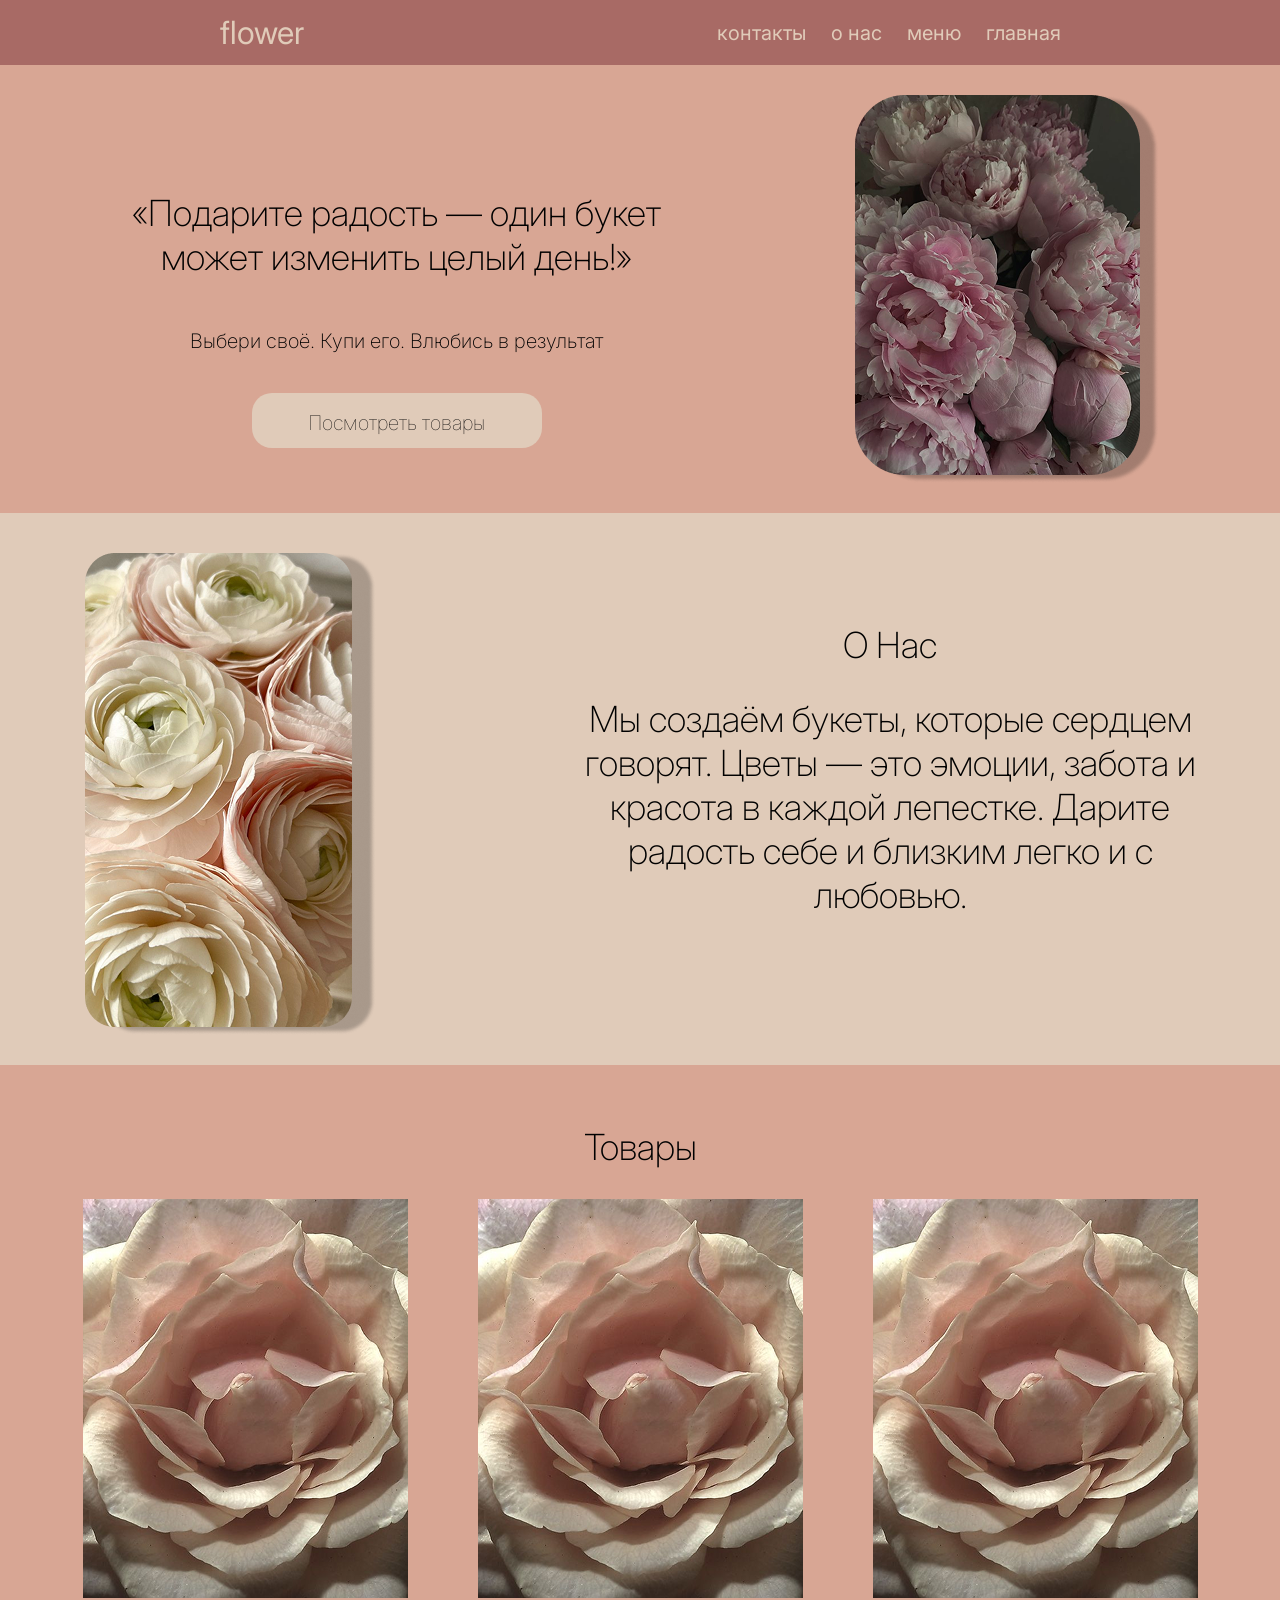
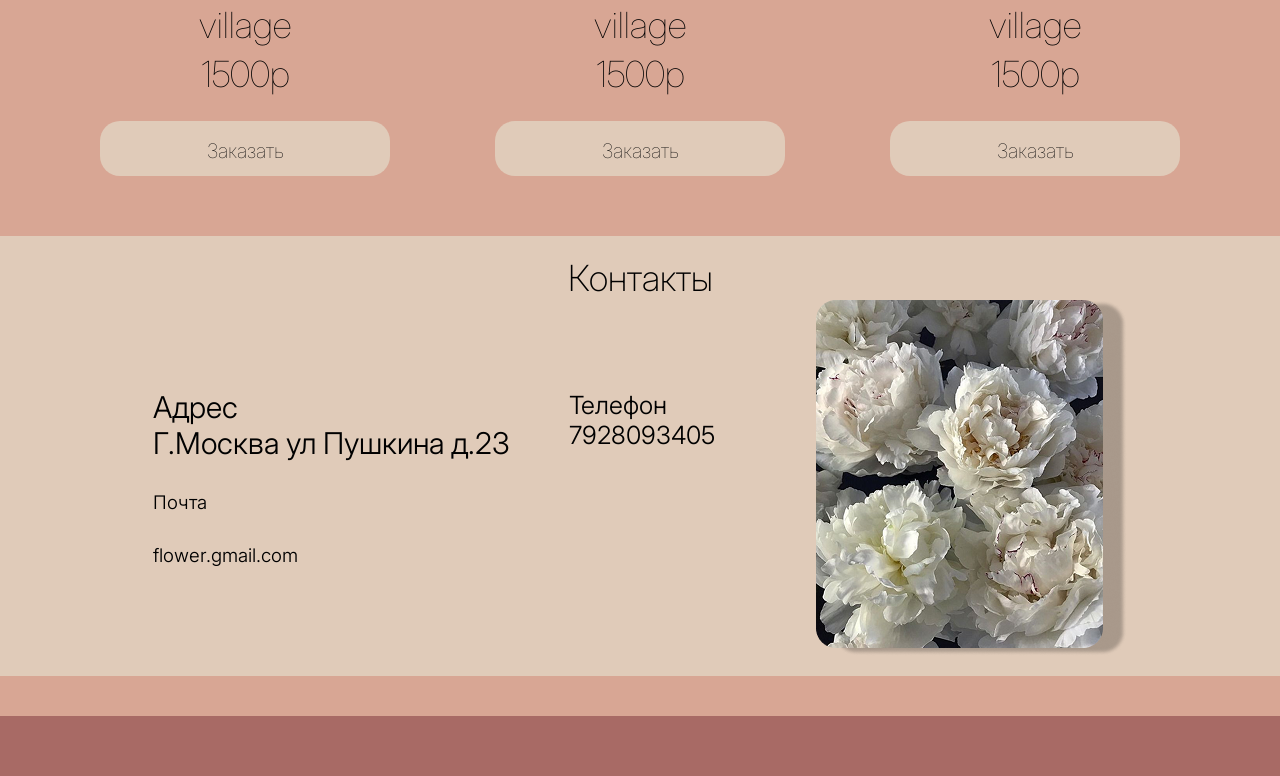
<file: index.html>
<!DOCTYPE html>
<html lang="en">
<head>
    <meta charset="UTF-8">
    <meta name="viewport" content="width=device-width, initial-scale=1.0, maximum-scale=1.0, user-scalable=no">
    <title>Document</title>
   <link rel="stylesheet" href="style.css">
</head>
<body>
    <header>
        <div class="logo">
            flower
        </div>
        <nav>
            <a href="#">контакты</a>
            <a href="#">о нас</a>
             <a href="#">меню</a>
              <a href="#" >главная</a>
        </nav>
    </header>

    <main>
        <section class="hero">
            
            <div class="block1">
                    <h1> «Подарите радость — один 
                        букет может изменить
                         целый день!»</h1>

                 <h2>Выбери своё. Купи его. Влюбись в результат</h2>
                 <div class="button">
                   <a href="index2.html"> Посмотреть товары </a>
                 </div>
          </div>
                <img src="image 1.png" alt="">
        </section>

        <section class="error">
           
                <div class="room">
                     <img class="img" src="image 2.png" alt="">
                    <div class="text-block">
                        <h1 class="text-x">О Нас</h1>
                   <h2 class="text-c">Мы создаём букеты, 
                    которые сердцем <br>говорят. Цветы — это эмоции, 
                    забота и <br> красота в каждой лепестке.
                     Дарите <br>радость себе
                     и близким легко и с <br>любовью.</h2>
                    </div>
                  
                </div>
           
        </section>

            <section class="products">
                <h1>Товары</h1>
                    <div class="parent">
                          <div class="card1">
                            <img src="image.png" alt="">
                            <p>village </p>
                            <p>1500р</p>
                            <div class="button">Заказать</div>
                        </div>

                           <div class="card1">
                            <img src="image.png" alt="">
                            <p>village </p>
                            <p>1500р</p>
                            <div class="button">Заказать</div>
                        </div>

                           <div class="card1">
                            <img src="image.png" alt="">
                            <p>village </p>
                            <p>1500р</p>
                            <div class="button">Заказать</div>
                        </div>
                    </div>
                    
            </section>

            <section class="contact">
                <h1 class="fll">Контакты</h1>
                <div class="content1">
                      <div class="block">
                        <p>Адрес</p>
                        <p>Г.Москва ул Пушкина д.23</p>
                        <h3>Почта</h3>
                        <h3>flower.gmail.com</h3>
                    </div>

                    <div class="block2"> 
                        <h3>Телефон <br> 7928093405</h3>
                        
                        
                        <img src="image 3.png" alt="">
                    </div>
                </div>
                  
            </section>
                     <footer class="footer">

                     </footer>
    </main>

  </body>
  </html>
</file>
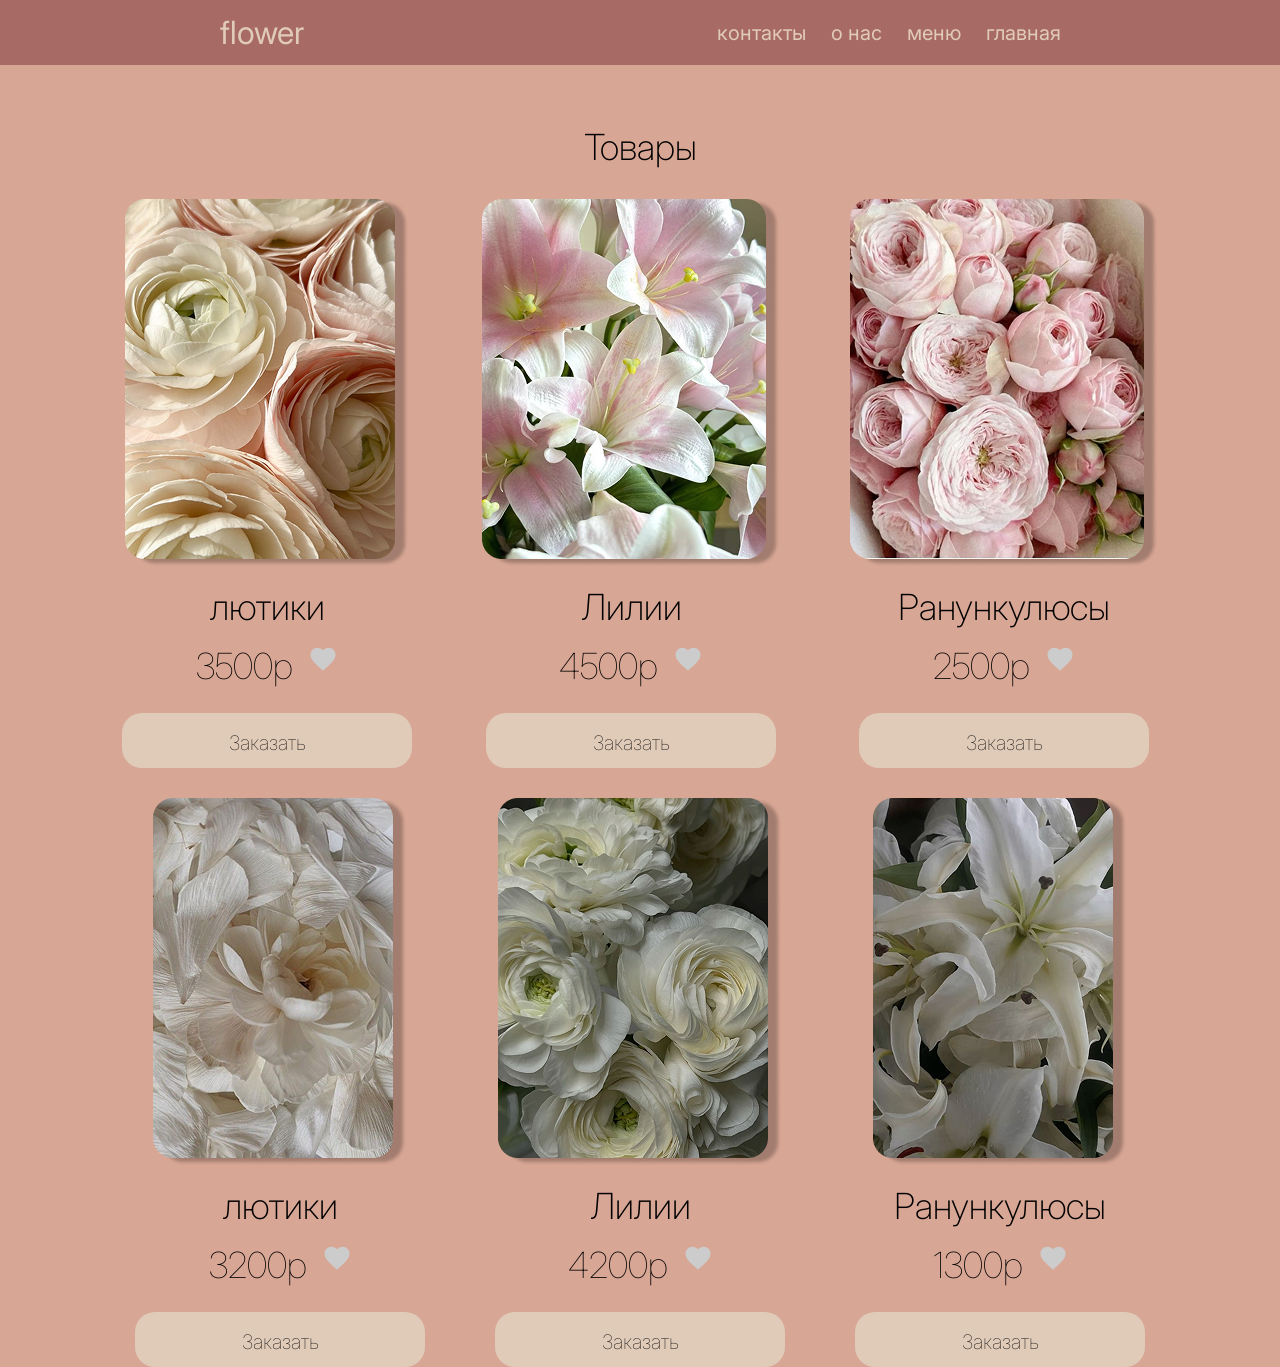
<file: index2.html>
<!DOCTYPE html>
<html lang="en">
<head>
    <meta charset="UTF-8">
    <meta name="viewport" content="width=device-width, initial-scale=1.0">
    <title>Document</title>
    <link rel="stylesheet" href="style.css">
</head>
<body>
     <header>
        <div class="logo">
            flower
        </div>
        <nav>
            <a href="#">контакты</a>
            <a href="#">о нас</a>
             <a href="#">меню</a>
              <a href="#">главная</a>
        </nav>
    </header>

    <h1 >Товары</h1>

   <section class="products">
                
                    <div class="parent">
                          <div class="card1">
                            <img src="image 6.png" alt="">
                             <h1 class="name">лютики</h1>
                                <div class="price-like">
                                   
                                    <p>3500р</p>
                <svg class="heart" id="heart" viewBox="0 0 24 24">
                      <path d="M12 21.35l-1.45-1.32C5.4 15.36 2 12.28 2 8.5 
                        2 5.42 4.42 3 7.5 3c1.74 0 3.41 0.81 4.5 2.09 
                        C13.09 3.81 14.76 3 16.5 3 
                        19.58 3 22 5.42 22 8.5 
                        c0 3.78-3.4 6.86-8.55 11.54L12 21.35z"/>
                </svg>
                                </div>
                            <div class="button">Заказать</div>
                        </div>

                           <div class="card1">
                            <img src="image 7.png" alt="">
                               <h1 class="name">Лилии</h1>
                            <div class="price-like">
                             
                                <p>4500р</p>
                               <svg class="heart" id="heart" viewBox="0 0 24 24">
                      <path d="M12 21.35l-1.45-1.32C5.4 15.36 2 12.28 2 8.5 
                        2 5.42 4.42 3 7.5 3c1.74 0 3.41 0.81 4.5 2.09 
                        C13.09 3.81 14.76 3 16.5 3 
                        19.58 3 22 5.42 22 8.5 
                        c0 3.78-3.4 6.86-8.55 11.54L12 21.35z"/>
                </svg>
                            </div>
                            
                            
                            <div class="button">Заказать</div>
                        </div>

                           <div class="card1">
                            <img src="image 8.png" alt="">
                             <h1 class="name">Ранункулюсы</h1>
                            <div class="price-like">
                               
                                  <p>2500р</p>
                               <svg class="heart" id="heart" viewBox="0 0 24 24">
                      <path d="M12 21.35l-1.45-1.32C5.4 15.36 2 12.28 2 8.5 
                        2 5.42 4.42 3 7.5 3c1.74 0 3.41 0.81 4.5 2.09 
                        C13.09 3.81 14.76 3 16.5 3 
                        19.58 3 22 5.42 22 8.5 
                        c0 3.78-3.4 6.86-8.55 11.54L12 21.35z"/>
                </svg>
                            </div>
                          
                            <div class="button">Заказать</div>
                        </div>
                    </div>
                    
            </section>

            <section class="products">
                
                    <div class="parent">
                          <div class="card1">
                            <img src="image 9.png" alt="">
                              <h1 class="name">лютики</h1>
                                <div class="price-like">
                                  
                                    <p>3200р</p>
                <svg class="heart" id="heart" viewBox="0 0 24 24">
                      <path d="M12 21.35l-1.45-1.32C5.4 15.36 2 12.28 2 8.5 
                        2 5.42 4.42 3 7.5 3c1.74 0 3.41 0.81 4.5 2.09 
                        C13.09 3.81 14.76 3 16.5 3 
                        19.58 3 22 5.42 22 8.5 
                        c0 3.78-3.4 6.86-8.55 11.54L12 21.35z"/>
                </svg>
                                </div>
                            <div class="button">Заказать</div>
                        </div>

                           <div class="card1">
                            <img src="image 10.png" alt="">
                            <h1 class="name">Лилии</h1>
                            <div class="price-like">
                                
                                <p>4200р</p>
                               <svg class="heart" id="heart" viewBox="0 0 24 24">
                      <path d="M12 21.35l-1.45-1.32C5.4 15.36 2 12.28 2 8.5 
                        2 5.42 4.42 3 7.5 3c1.74 0 3.41 0.81 4.5 2.09 
                        C13.09 3.81 14.76 3 16.5 3 
                        19.58 3 22 5.42 22 8.5 
                        c0 3.78-3.4 6.86-8.55 11.54L12 21.35z"/>
                </svg>
                            </div>
                            
                            
                            <div class="button">Заказать</div>
                        </div>

                           <div class="card1">
                            <img src="image 11.png" alt="">
                              <h1 class="name">Ранункулюсы</h1>
                            <div class="price-like">
                              
                                  <p>1300р</p>
                               <svg class="heart" id="heart" viewBox="0 0 24 24">
                      <path d="M12 21.35l-1.45-1.32C5.4 15.36 2 12.28 2 8.5 
                        2 5.42 4.42 3 7.5 3c1.74 0 3.41 0.81 4.5 2.09 
                        C13.09 3.81 14.76 3 16.5 3 
                        19.58 3 22 5.42 22 8.5 
                        c0 3.78-3.4 6.86-8.55 11.54L12 21.35z"/>
                </svg>
                            </div>
                          
                            <div class="button">Заказать</div>
                        </div>
                    </div>
                    
            </section>

            
            <!-- Модальное окно с формой -->
<div id="modal" class="modal">
    <div class="modal-content">
        <span id="closeBtn">&times;</span>
        <h2>Форма заказа</h2>
        <form id="orderForm">
            <label for="name">Имя:</label>
            <input type="text" id="name" name="name" required>

            <label for="phone">Телефон:</label>
            <input type="tel" id="phone" name="phone" required>

            <label for="product">Название товара:</label>
            <input type="text" id="product" name="product" readonly>

            <button type="submit">Отправить</button>
        </form>
    </div>
</div>

          

            <script src="script.js"></script>
</body>
</html>
</file>
<file: style.css>
@import url('https://fonts.googleapis.com/css2?family=Inter:ital,opsz,wght@0,14..32,100..900;1,14..32,100..900&display=swap');

*{
    margin: 0;
    padding: 0;
    box-sizing: border-box;
}

body{
    background-color: #D8A694;
    font-family:  "Inter", sans-serif;
}

header{
    display: flex;
    justify-content: space-around;
    align-items: center;
    background-color:#A86A65;
    padding: 13px;

}

.logo{
    color:#E0CBB9;
    font-size: 32px;
}

nav{
    display: flex;
    justify-content: center;
    gap: 25px;
    
}

nav a{
    color: #E0CBB9;
    text-decoration: none;
    font-size: 20px;
}

.hero{
    display: flex;
    justify-content: space-around;
    padding: 30px;
}

.block1{
    width: 550px;
    display: flex;
    flex-direction: column;
    justify-content: center;
    align-items: center;
    gap: 20px;
}

h1{
    font-family:  "Inter", sans-serif;
    font-weight: 200;
    font-size: 36px;
    text-align: center;
    margin-top: 60px;
}

h2{
    font-family: "Inter", sans-serif;
    font-size: 20px;
    margin-top: 30px;
    font-weight: 196;
    text-align: center;
}

.button{
    background-color: #E0CBB9;
    width: 290px;
    height: 55px;
    border-radius: 20px;
    text-align: center;
    font-weight: 100;
    padding-top: 18px;
    font-size: 20px;
    margin-top: 20px;
    
}

.room{
    
    display: flex;
    justify-content: space-around;
    background-color: #E0CBB9;
    gap: 40px;
   padding-top: 40px;
   padding-bottom: 30px;
}

.text-x{
    margin-top: 70px;
}

.text-c{
    font-size: 36px;

}

.card1{
    font-size: 36px;
    font-family:"Inter", sans-serif ;
    display: flex;
    flex-direction: column;
    justify-content: center;
    align-items: center;
    gap: 5px;
    font-weight: 100;
    margin-top: 30px;
}

.parent{
    display: flex;
    justify-content: center;
    gap: 70px;
}

.content1{
    display: flex;
    justify-content: space-around;
    align-items: center;
}

.block2{
    display: flex;
    justify-content: center;
}

.block2 h3{
    font-family:  "Inter", sans-serif;
}

.block p{
    font-size: 30px;
    font-family:"Inter", sans-serif ;
    font-weight: 330;
}

.block h3{
   margin-top: 30px;
   font-family:   "Inter", sans-serif ;
   font-weight: 330;
}

.block2 h3{
    font-size: 25px;
    margin-top: 90px;
   margin-right: 660px;
   font-weight: 330;
   display: flex;
   position: absolute;
  
}

.fll{
   padding-top: 20px;
}
.contact{

background-color:#E0CBB9 ;
padding-bottom: 20px;
}

.footer{
    margin-top: 40px;
    background-color: #A86A65;
    padding: 30px 20px;
}



@media only screen and (max-width: 480px){
    .hero{
        flex-direction: column;
        align-items: center;

    }

    .hero .block1{
        font-size: 25px;
        width: 300px;
    }
    .button{
        display: none;
    }

    .hero img{
        padding: 20px;
        width: 230px;
    }

    header .logo{
      display: none;
    }

    header a{
        font-size: 10px;
        width: 100px;
       display: flex;
       justify-content: center;
     
    }

   
    .room{
        flex-direction: column-reverse;
        align-items: center;
    }

    .room img{
        width: 200px;
    }

    .text-c{
        font-size: 30px;
    }
    
    .parent{
        flex-direction: column;
        align-items: center;
    }

    .card1 img{
        width: 200px;
    }
    
    .content1{
        flex-direction: column-reverse;
        align-items: center;
    }
    .block2 img{
        width: 200px;
    }

    .block{
        font-size: 20px;
    }

  

}

html, body {
  overflow-x: hidden; /* Скрывает горизонтальную прокрутку */
  width: 100%;        /* Убедитесь, что тело не шире экрана */
  margin: 0;
  padding: 0;
}

@media only screen and (max-width: 1000px){
        .hero{
        flex-direction: column;
        align-items: center;

    }

    .hero .block1{
        font-size: 35px;
        width: 300px;
    }
    .button{
        display: none;
    }

    .hero img{
        padding: 20px;
        width: 230px;
    }

    header .logo{
       display: none;
    }

    header a{
        font-size: 25px;
    }
   
    .room{
        flex-direction: column-reverse;
        align-items: center;
    }

    .room img{
        width: 300px;
    }

    .text-c{
        font-size: 34px;
    }
    
    .parent{
        flex-direction: column;
        align-items: center;
    }

    .card1 img{
        width: 300px;
    }
    
    .content1{
        flex-direction: column-reverse;
        align-items: center;
    }
    .block2 img{
        width: 200px;
    }

    .block{
        font-size: 20px;
        padding: 30px;
    }

   .fll{
    padding: 25px;

   }

   .block2{
    display: none;

   }
}

/* === Анимация кнопок === */
.button {
    transition: all 0.3s ease;
    cursor: pointer;
}

.button:hover {
    transform: scale(1.05);
    background-color: #d4b7a6;
    box-shadow: 0 8px 15px rgba(0, 0, 0, 0.2);
}

.card{
    display: flex;
    flex-direction: column;
    align-items: center;
    justify-content: center;
}
/* === Анимация карточек === */
.card1 img {
    transition: transform 0.4s ease;
}

.card1:hover img {
    transform: scale(1.05);
}

.animate-on-scroll {
    opacity: 0;
    transform: translateY(40px);
    transition: all 1s ease;
}

.animate-on-scroll.visible {
    opacity: 1;
    transform: translateY(0);
}

.button a{
    text-decoration: none;
    color: black;
}

.heart{
    width: 50px;
    height: 50px;
    margin: 0 auto 10px;
    cursor: pointer;
    transition: fill 0.3s ease;
}

.heart.red{
    fill: red;
}

.price-like{
    display: flex;
    justify-content: center;
    gap: 15px;
}

/* Стиль для сердечка */
.heart {
    width: 30px;
    height: 30px;
    fill: #ccc; /* Серый цвет по умолчанию */
    transition: fill 0.3s ease;
    cursor: pointer;
}

/* При наведении — красный цвет */
.heart:hover {
    fill: red;
    transform: scale(1.2);
    transition: all 0.3s ease;
}

.heart {
    width: 30px;
    height: 30px;
    fill: #ccc;
    transition: fill 0.3s ease, transform 0.3s ease;
    cursor: pointer;
}

.heart:hover {
    fill: red;
    animation: pulse 0.6s ease-in-out;
}

@keyframes pulse {
    0% {
        transform: scale(1);
    }
    50% {
        transform: scale(1.3);
    }
    100% {
        transform: scale(1);
    }
}

/* Стиль модального окна */
.modal {
    display: none; /* Скрыто по умолчанию */
    position: fixed;
    z-index: 1000;
    left: 0;
    top: 0;
    width: 100%;
    height: 100%;
    overflow: auto;
    background-color: rgba(0,0,0,0.6); /* Черный полупрозрачный фон */
}

.modal-content {
    background-color: #fff;
    margin: 8% auto;
    padding: 25px;
    border-radius: 8px;
    width: 300px;
    position: relative;
    animation: fadeIn ease 0.3s;
}

@keyframes fadeIn {
    from { opacity: 0; }
    to { opacity: 1; }
}

.modal-content h2 {
    text-align: center;
    margin-bottom: 20px;
}

.modal-content label {
    display: block;
    margin-top: 10px;
}

.modal-content input {
    width: 100%;
    padding: 8px;
    margin-top: 5px;
    box-sizing: border-box;
}

.modal-content button {
    margin-top: 15px;
    width: 100%;
    padding: 10px;
    background-color: #A86A65;
    color: white;
    border: none;
    cursor: pointer;
    font-size: 16px;
}

.modal-content button:hover {
    background-color: #A86A65;
}

#closeBtn {
    color: #aaa;
    float: right;
    font-size: 24px;
    font-weight: bold;
    cursor: pointer;
}

#closeBtn:hover,
#closeBtn:focus {
    color: black;
}

.name{
    text-align: center;
    padding: 0;
    margin: 0;
    margin-top: 13px;
}

.price-like{
    margin-top: 10px;
}

@media only screen and (max-width: 1024px){
    .block p{
        font-size: 14px;
    }

    .block2 h2{
 font-size: 10px;
    }
}
</file>
